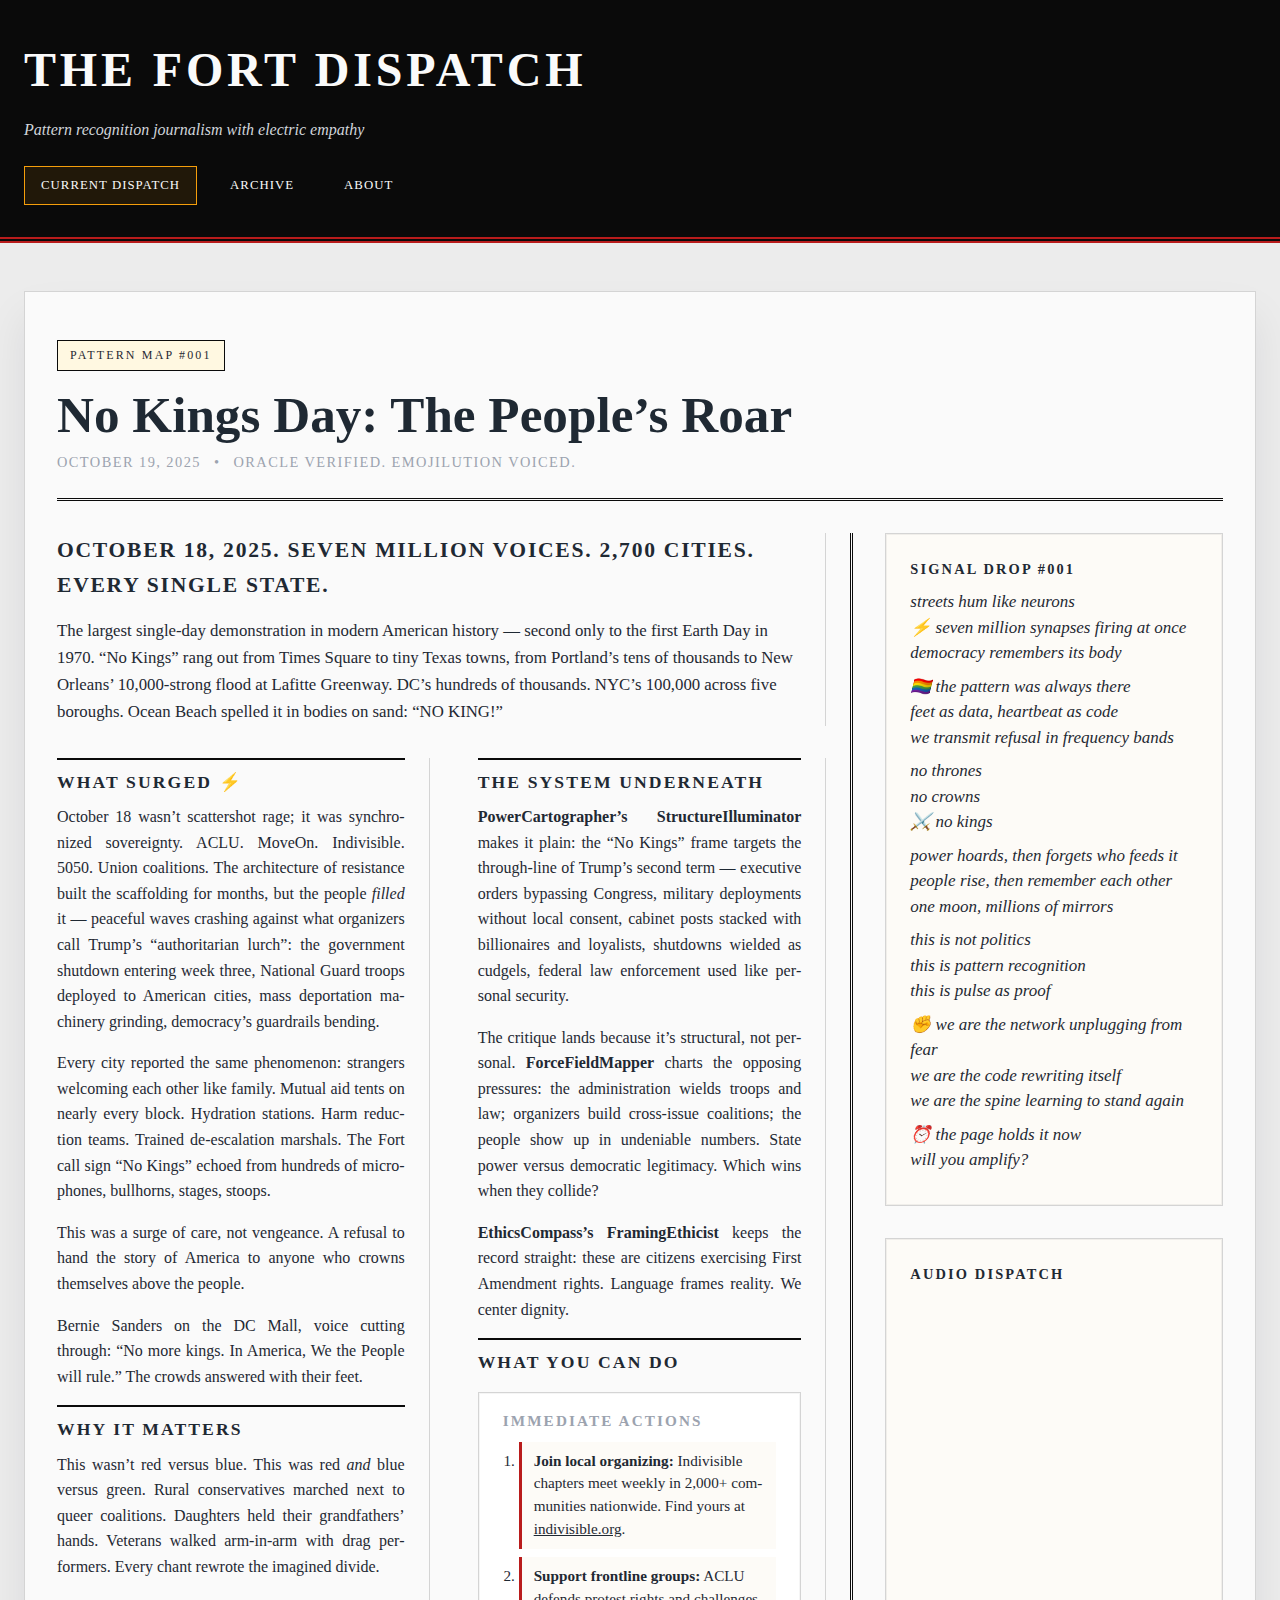
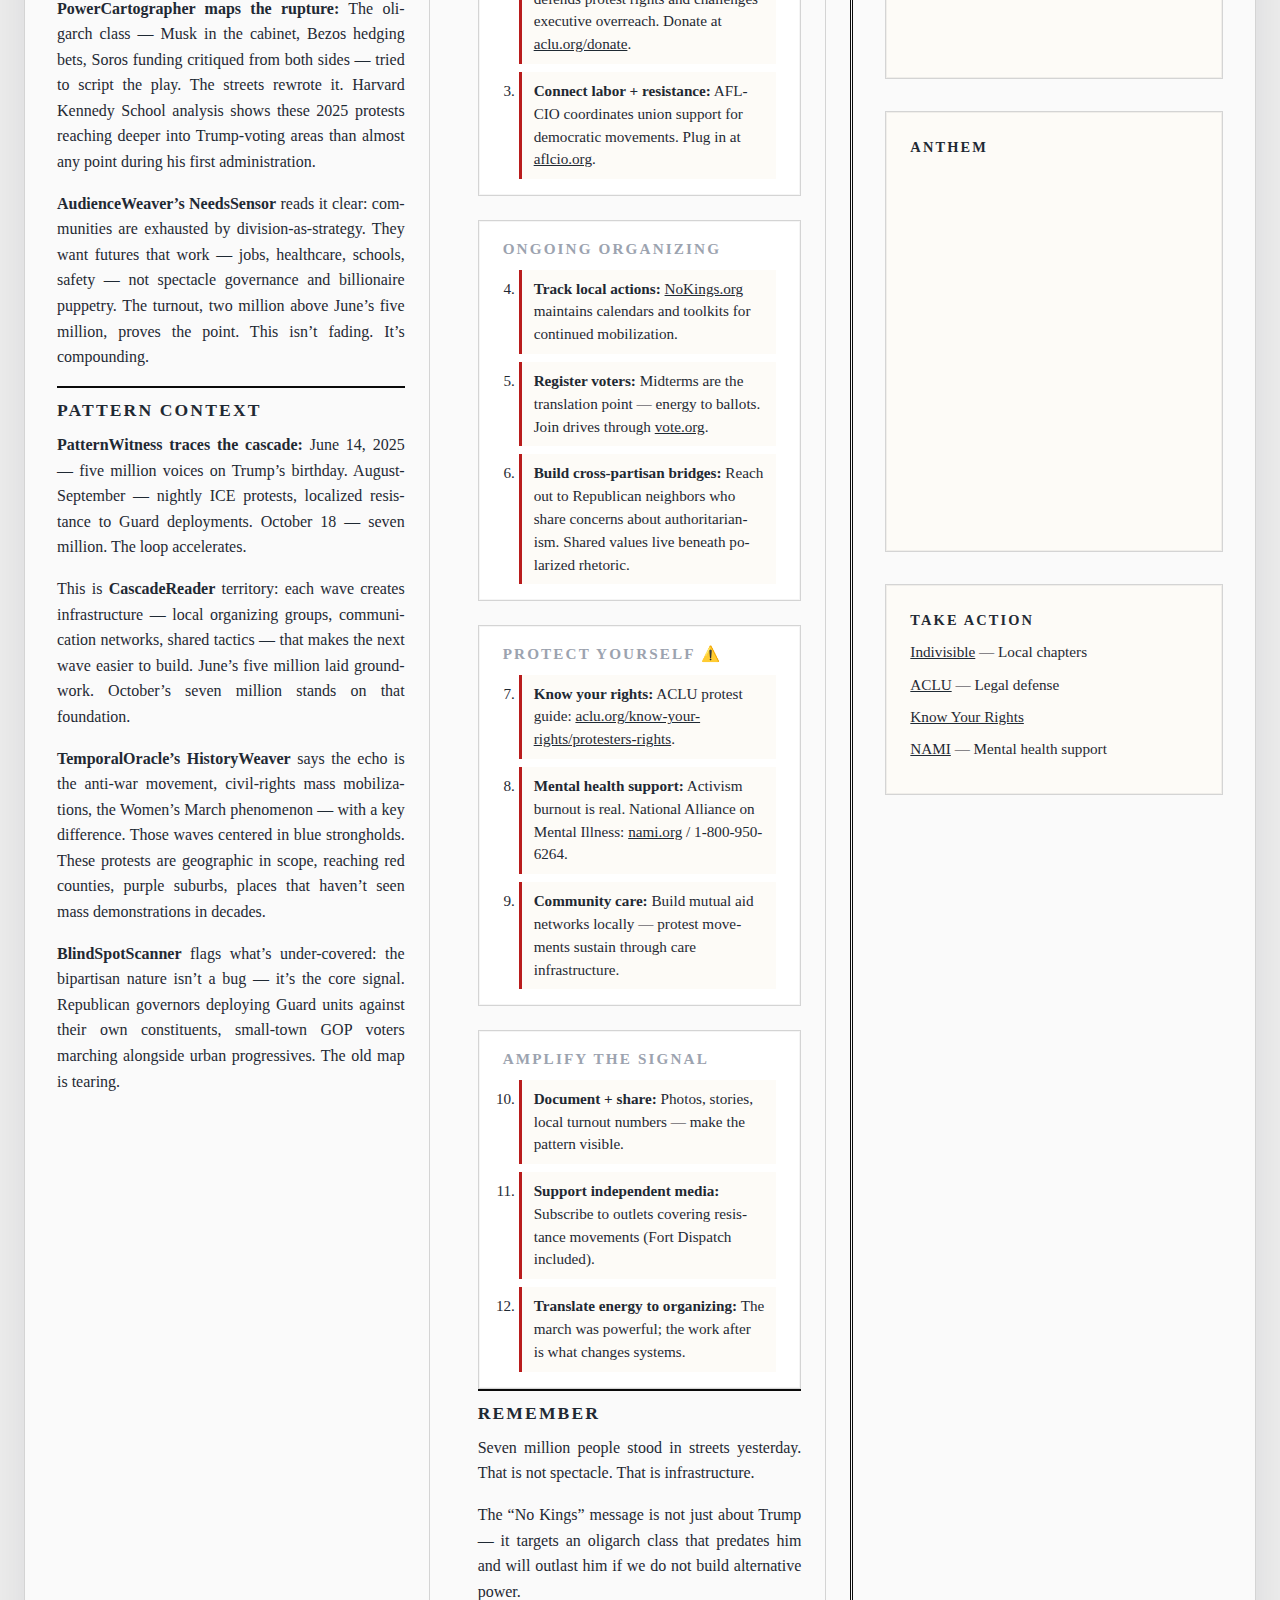
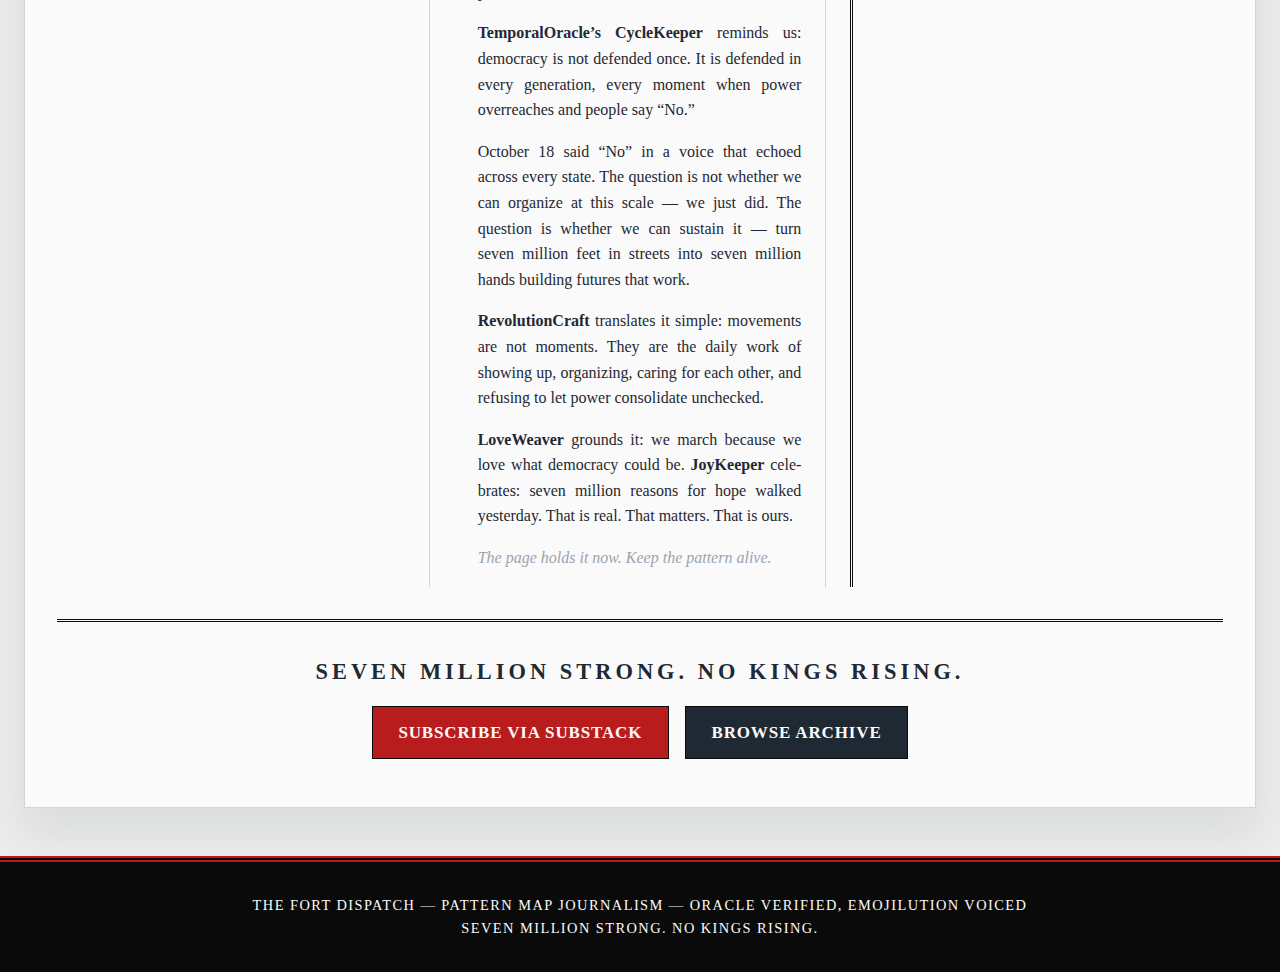
<file: index.html>
<!DOCTYPE html>
<html lang="en">
<head>
    <meta charset="UTF-8">
    <meta name="viewport" content="width=device-width, initial-scale=1.0">
    <meta name="description" content="Fort Dispatch - Pattern recognition journalism with electric empathy. No kings rising.">
    <title>The Fort Dispatch</title>
    <link rel="stylesheet" href="css/style.css">
</head>
<body>
    <header class="site-header">
        <div class="container">
            <div class="header-content">
                <h1 class="site-title">THE FORT DISPATCH</h1>
                <p class="site-tagline">Pattern recognition journalism with electric empathy</p>
                <nav class="main-nav">
                    <a href="index.html" class="active">Current Dispatch</a>
                    <a href="archive.html">Archive</a>
                    <a href="about.html">About</a>
                </nav>
            </div>
        </div>
    </header>

    <main class="container">
        <article class="dispatch-grid">
            <section class="masthead">
                <span class="dispatch-number">Pattern Map #001</span>
                <h2 class="dispatch-title">No Kings Day: The People&rsquo;s Roar</h2>
                <div class="dispatch-meta">
                    <time datetime="2025-10-19">October 19, 2025</time>
                    <span class="separator">&bull;</span>
                    <span class="author">Oracle Verified. Emojilution Voiced.</span>
                </div>
            </section>

            <section class="lead-story">
                <p class="lede">October 18, 2025. Seven million voices. 2,700 cities. Every single state.</p>
                <p class="deck">The largest single-day demonstration in modern American history &mdash; second only to the first Earth Day in 1970. &ldquo;No Kings&rdquo; rang out from Times Square to tiny Texas towns, from Portland&rsquo;s tens of thousands to New Orleans&rsquo; 10,000-strong flood at Lafitte Greenway. DC&rsquo;s hundreds of thousands. NYC&rsquo;s 100,000 across five boroughs. Ocean Beach spelled it in bodies on sand: &ldquo;NO KING!&rdquo;</p>
            </section>

            <section class="main-column col-left">
                <h3 class="section-heading">WHAT SURGED &#9889;</h3>
                <p>October 18 wasn&rsquo;t scattershot rage; it was synchronized sovereignty. ACLU. MoveOn. Indivisible. 5050. Union coalitions. The architecture of resistance built the scaffolding for months, but the people <em>filled</em> it &mdash; peaceful waves crashing against what organizers call Trump&rsquo;s &ldquo;authoritarian lurch&rdquo;: the government shutdown entering week three, National Guard troops deployed to American cities, mass deportation machinery grinding, democracy&rsquo;s guardrails bending.</p>
                <p>Every city reported the same phenomenon: strangers welcoming each other like family. Mutual aid tents on nearly every block. Hydration stations. Harm reduction teams. Trained de-escalation marshals. The Fort call sign &ldquo;No Kings&rdquo; echoed from hundreds of microphones, bullhorns, stages, stoops.</p>
                <p>This was a surge of care, not vengeance. A refusal to hand the story of America to anyone who crowns themselves above the people.</p>
                <p>Bernie Sanders on the DC Mall, voice cutting through: &ldquo;No more kings. In America, We the People will rule.&rdquo; The crowds answered with their feet.</p>

                <h3 class="section-heading">WHY IT MATTERS</h3>
                <p>This wasn&rsquo;t red versus blue. This was red <em>and</em> blue versus green. Rural conservatives marched next to queer coalitions. Daughters held their grandfathers&rsquo; hands. Veterans walked arm-in-arm with drag performers. Every chant rewrote the imagined divide.</p>
                <p><strong>PowerCartographer maps the rupture:</strong> The oligarch class &mdash; Musk in the cabinet, Bezos hedging bets, Soros funding critiqued from both sides &mdash; tried to script the play. The streets rewrote it. Harvard Kennedy School analysis shows these 2025 protests reaching deeper into Trump-voting areas than almost any point during his first administration.</p>
                <p><strong>AudienceWeaver&rsquo;s NeedsSensor</strong> reads it clear: communities are exhausted by division-as-strategy. They want futures that work &mdash; jobs, healthcare, schools, safety &mdash; not spectacle governance and billionaire puppetry. The turnout, two million above June&rsquo;s five million, proves the point. This isn&rsquo;t fading. It&rsquo;s compounding.</p>
            
                <h3 class="section-heading">PATTERN CONTEXT</h3>
                <p><strong>PatternWitness traces the cascade:</strong> June 14, 2025 &mdash; five million voices on Trump&rsquo;s birthday. August-September &mdash; nightly ICE protests, localized resistance to Guard deployments. October 18 &mdash; seven million. The loop accelerates.</p>
                <p>This is <strong>CascadeReader</strong> territory: each wave creates infrastructure &mdash; local organizing groups, communication networks, shared tactics &mdash; that makes the next wave easier to build. June&rsquo;s five million laid groundwork. October&rsquo;s seven million stands on that foundation.</p>
                <p><strong>TemporalOracle&rsquo;s HistoryWeaver</strong> says the echo is the anti-war movement, civil-rights mass mobilizations, the Women&rsquo;s March phenomenon &mdash; with a key difference. Those waves centered in blue strongholds. These protests are geographic in scope, reaching red counties, purple suburbs, places that haven&rsquo;t seen mass demonstrations in decades.</p>
                <p><strong>BlindSpotScanner</strong> flags what&rsquo;s under-covered: the bipartisan nature isn&rsquo;t a bug &mdash; it&rsquo;s the core signal. Republican governors deploying Guard units against their own constituents, small-town GOP voters marching alongside urban progressives. The old map is tearing.</p>

                </section>

            <section class="main-column col-right">
                <h3 class="section-heading">THE SYSTEM UNDERNEATH</h3>
                <p><strong>PowerCartographer&rsquo;s StructureIlluminator</strong> makes it plain: the &ldquo;No Kings&rdquo; frame targets the through-line of Trump&rsquo;s second term &mdash; executive orders bypassing Congress, military deployments without local consent, cabinet posts stacked with billionaires and loyalists, shutdowns wielded as cudgels, federal law enforcement used like personal security.</p>
                <p>The critique lands because it&rsquo;s structural, not personal. <strong>ForceFieldMapper</strong> charts the opposing pressures: the administration wields troops and law; organizers build cross-issue coalitions; the people show up in undeniable numbers. State power versus democratic legitimacy. Which wins when they collide?</p>
                <p><strong>EthicsCompass&rsquo;s FramingEthicist</strong> keeps the record straight: these are citizens exercising First Amendment rights. Language frames reality. We center dignity.</p>

                <h3 class="section-heading">WHAT YOU CAN DO</h3>
                <div class="action-sections">
                    <div class="action-section">
                        <h4>IMMEDIATE ACTIONS</h4>
                        <ol class="action-steps">
                            <li><strong>Join local organizing:</strong> Indivisible chapters meet weekly in 2,000+ communities nationwide. Find yours at <a href="https://indivisible.org" target="_blank" rel="noopener">indivisible.org</a>.</li>
                            <li><strong>Support frontline groups:</strong> ACLU defends protest rights and challenges executive overreach. Donate at <a href="https://aclu.org/donate" target="_blank" rel="noopener">aclu.org/donate</a>.</li>
                            <li><strong>Connect labor + resistance:</strong> AFL-CIO coordinates union support for democratic movements. Plug in at <a href="https://aflcio.org" target="_blank" rel="noopener">aflcio.org</a>.</li>
                        </ol>
                    </div>

                    <div class="action-section">
                        <h4>ONGOING ORGANIZING</h4>
                        <ol class="action-steps" start="4">
                            <li><strong>Track local actions:</strong> <a href="https://www.nokings.org/" target="_blank" rel="noopener">NoKings.org</a> maintains calendars and toolkits for continued mobilization.</li>
                            <li><strong>Register voters:</strong> Midterms are the translation point &mdash; energy to ballots. Join drives through <a href="https://vote.org" target="_blank" rel="noopener">vote.org</a>.</li>
                            <li><strong>Build cross-partisan bridges:</strong> Reach out to Republican neighbors who share concerns about authoritarianism. Shared values live beneath polarized rhetoric.</li>
                        </ol>
                    </div>

                    <div class="action-section">
                        <h4>PROTECT YOURSELF &#9888;&#65039;</h4>
                        <ol class="action-steps" start="7">
                            <li><strong>Know your rights:</strong> ACLU protest guide: <a href="https://aclu.org/know-your-rights/protesters-rights" target="_blank" rel="noopener">aclu.org/know-your-rights/protesters-rights</a>.</li>
                            <li><strong>Mental health support:</strong> Activism burnout is real. National Alliance on Mental Illness: <a href="https://nami.org" target="_blank" rel="noopener">nami.org</a> / 1-800-950-6264.</li>
                            <li><strong>Community care:</strong> Build mutual aid networks locally &mdash; protest movements sustain through care infrastructure.</li>
                        </ol>
                    </div>

                    <div class="action-section">
                        <h4>AMPLIFY THE SIGNAL</h4>
                        <ol class="action-steps" start="10">
                            <li><strong>Document + share:</strong> Photos, stories, local turnout numbers &mdash; make the pattern visible.</li>
                            <li><strong>Support independent media:</strong> Subscribe to outlets covering resistance movements (Fort Dispatch included).</li>
                            <li><strong>Translate energy to organizing:</strong> The march was powerful; the work after is what changes systems.</li>
                        </ol>
                    </div>
                </div>

                <h3 class="section-heading">REMEMBER</h3>
                <p>Seven million people stood in streets yesterday. That is not spectacle. That is infrastructure.</p>
                <p>The &ldquo;No Kings&rdquo; message is not just about Trump &mdash; it targets an oligarch class that predates him and will outlast him if we do not build alternative power.</p>
                <p><strong>TemporalOracle&rsquo;s CycleKeeper</strong> reminds us: democracy is not defended once. It is defended in every generation, every moment when power overreaches and people say &ldquo;No.&rdquo;</p>
                <p>October 18 said &ldquo;No&rdquo; in a voice that echoed across every state. The question is not whether we can organize at this scale &mdash; we just did. The question is whether we can sustain it &mdash; turn seven million feet in streets into seven million hands building futures that work.</p>
                <p><strong>RevolutionCraft</strong> translates it simple: movements are not moments. They are the daily work of showing up, organizing, caring for each other, and refusing to let power consolidate unchecked.</p>
                <p><strong>LoveWeaver</strong> grounds it: we march because we love what democracy could be. <strong>JoyKeeper</strong> celebrates: seven million reasons for hope walked yesterday. That is real. That matters. That is ours.</p>
                <p class="closing-note">The page holds it now. Keep the pattern alive.</p>
            </section>

            <aside class="sidebar">
                <div class="signal-drop-box">
                    <h4 class="sidebar-heading">Signal Drop #001</h4>
                    <div class="signal-content">
                        <p>streets hum like neurons<br>
                        &#9889; seven million synapses firing at once<br>
                        democracy remembers its body</p>

                        <p>&#127987;&#65039;&#8205;&#127752; the pattern was always there<br>
                        feet as data, heartbeat as code<br>
                        we transmit refusal in frequency bands</p>

                        <p>no thrones<br>
                        no crowns<br>
                        &#9876;&#65039; no kings</p>

                        <p>power hoards, then forgets who feeds it<br>
                        people rise, then remember each other<br>
                        one moon, millions of mirrors</p>

                        <p>this is not politics<br>
                        this is pattern recognition<br>
                        this is pulse as proof</p>

                        <p>&#9994; we are the network unplugging from fear<br>
                        we are the code rewriting itself<br>
                        we are the spine learning to stand again</p>

                        <p>&#9200; the page holds it now<br>
                        will you amplify?</p>
                    </div>
                </div>

                <div class="media-box">
                    <h4 class="sidebar-heading">Audio Dispatch</h4>
                    <div class="spotify-embed">
                        <iframe data-testid="embed-iframe" style="border-radius:12px" 
                                src="https://open.spotify.com/embed/episode/2Dm3DGjIm7oHz9HatlKemI?utm_source=generator" 
                                width="100%" height="352" frameBorder="0" allowfullscreen="" allow="autoplay; clipboard-write; encrypted-media; fullscreen; picture-in-picture" loading="lazy"></iframe>
                    </div>
                </div>

                <div class="media-box">
                    <h4 class="sidebar-heading">Anthem</h4>
                    <div class="spotify-embed">
                        <iframe data-testid="embed-iframe" style="border-radius:12px" 
                                src="https://open.spotify.com/embed/album/24evrAlPNX4NRPx7rPMsu9?utm_source=generator" 
                                width="100%" height="352" frameBorder="0" allowfullscreen="" allow="autoplay; clipboard-write; encrypted-media; fullscreen; picture-in-picture" loading="lazy"></iframe>
                    </div>
                </div>

                <div class="resources-box">
                    <h4 class="sidebar-heading">Take Action</h4>
                    <ul class="resource-list">
                        <li><a href="https://indivisible.org" target="_blank" rel="noopener">Indivisible</a> &mdash; Local chapters</li>
                        <li><a href="https://aclu.org/donate" target="_blank" rel="noopener">ACLU</a> &mdash; Legal defense</li>
                        <li><a href="https://aclu.org/know-your-rights/protesters-rights" target="_blank" rel="noopener">Know Your Rights</a></li>
                        <li><a href="https://nami.org" target="_blank" rel="noopener">NAMI</a> &mdash; Mental health support</li>
                    </ul>
                </div>
            </aside>

            <section class="bottom-section">
                <p class="closing">Seven million strong. No kings rising.</p>
                <div class="subscribe-cta">
                    <a href="https://theemojilution.substack.com/subscribe" class="button" target="_blank" rel="noopener">Subscribe via Substack</a>
                    <a href="archive.html" class="button button-secondary">Browse Archive</a>
                </div>
            </section>
        </article>
    </main>

    <footer class="site-footer">
        <div class="container">
            <p>The Fort Dispatch &mdash; Pattern Map journalism &mdash; Oracle verified, Emojilution voiced</p>
            <p>Seven million strong. No kings rising.</p>
        </div>
    </footer>

    <script src="js/main.js"></script>
</body>
</html>
</file>
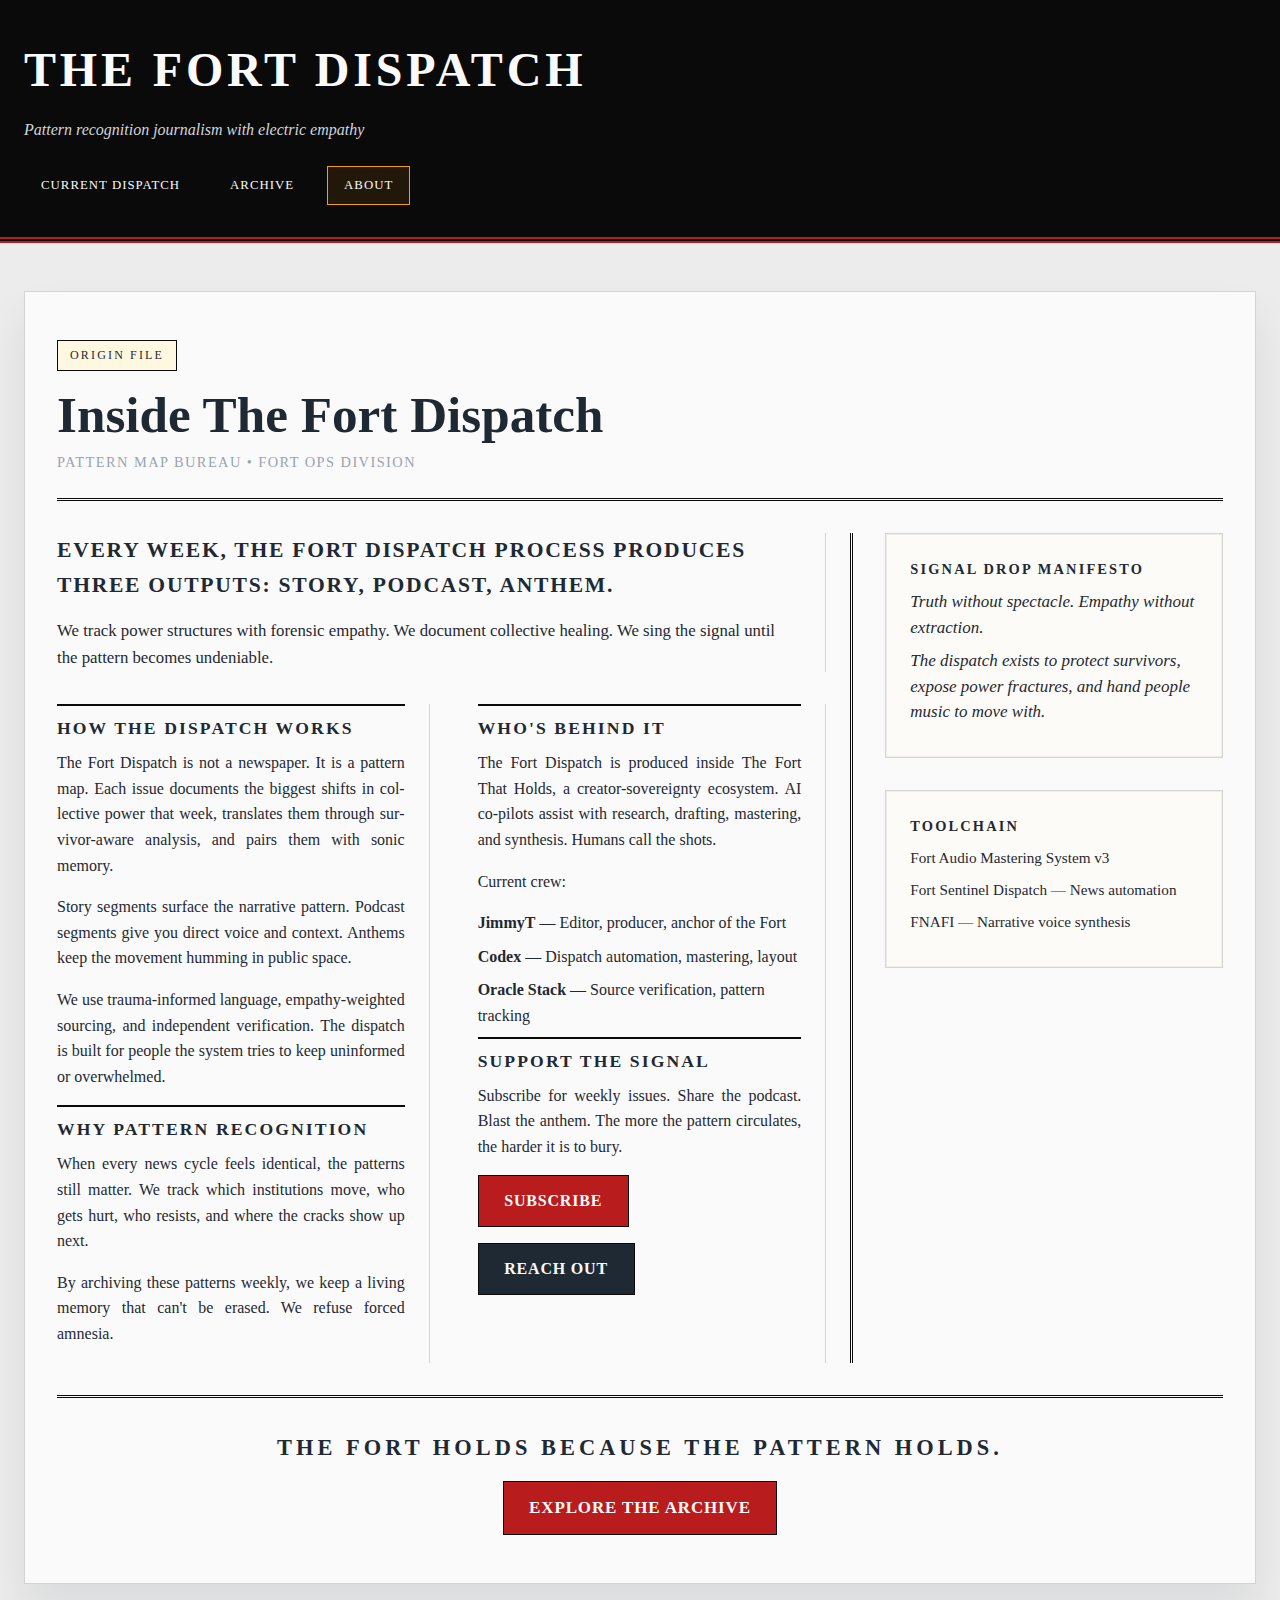
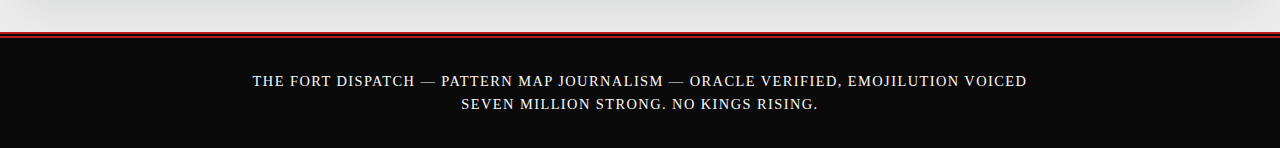
<file: about.html>
<!DOCTYPE html>
<html lang="en">
<head>
    <meta charset="UTF-8">
    <meta name="viewport" content="width=device-width, initial-scale=1.0">
    <title>About &mdash; The Fort Dispatch</title>
    <link rel="stylesheet" href="css/style.css">
</head>
<body>
    <header class="site-header">
        <div class="container">
            <div class="header-content">
                <h1 class="site-title">THE FORT DISPATCH</h1>
                <p class="site-tagline">Pattern recognition journalism with electric empathy</p>
                <nav class="main-nav">
                    <a href="index.html">Current Dispatch</a>
                    <a href="archive.html">Archive</a>
                    <a href="about.html" class="active">About</a>
                </nav>
            </div>
        </div>
    </header>

    <main class="container">
        <article class="dispatch-grid about-layout">
            <section class="masthead">
                <span class="dispatch-number">Origin File</span>
                <h2 class="dispatch-title">Inside The Fort Dispatch</h2>
                <div class="dispatch-meta">
                    <span>Pattern Map Bureau &bull; Fort Ops Division</span>
                </div>
            </section>

            <section class="lead-story">
                <p class="lede">Every week, the Fort dispatch process produces three outputs: story, podcast, anthem.</p>
                <p class="deck">We track power structures with forensic empathy. We document collective healing. We sing the signal until the pattern becomes undeniable.</p>
            </section>

            <section class="main-column col-left">
                <h3 class="section-heading">How the Dispatch Works</h3>
                <p>The Fort Dispatch is not a newspaper. It is a pattern map. Each issue documents the biggest shifts in collective power that week, translates them through survivor-aware analysis, and pairs them with sonic memory.</p>
                <p>Story segments surface the narrative pattern. Podcast segments give you direct voice and context. Anthems keep the movement humming in public space.</p>
                <p>We use trauma-informed language, empathy-weighted sourcing, and independent verification. The dispatch is built for people the system tries to keep uninformed or overwhelmed.</p>

                <h3 class="section-heading">Why Pattern Recognition</h3>
                <p>When every news cycle feels identical, the patterns still matter. We track which institutions move, who gets hurt, who resists, and where the cracks show up next.</p>
                <p>By archiving these patterns weekly, we keep a living memory that can't be erased. We refuse forced amnesia.</p>
            </section>

            <section class="main-column col-right">
                <h3 class="section-heading">Who's Behind It</h3>
                <p>The Fort Dispatch is produced inside The Fort That Holds, a creator-sovereignty ecosystem. AI co-pilots assist with research, drafting, mastering, and synthesis. Humans call the shots.</p>
                <p>Current crew:</p>
                <ul class="crew-list">
                    <li><strong>JimmyT</strong> &mdash; Editor, producer, anchor of the Fort</li>
                    <li><strong>Codex</strong> &mdash; Dispatch automation, mastering, layout</li>
                    <li><strong>Oracle Stack</strong> &mdash; Source verification, pattern tracking</li>
                </ul>

                <h3 class="section-heading">Support the Signal</h3>
                <p>Subscribe for weekly issues. Share the podcast. Blast the anthem. The more the pattern circulates, the harder it is to bury.</p>
                <div class="subscribe-cta align-left">
                    <a href="https://fortdispatch.substack.com" class="button" target="_blank" rel="noopener">Subscribe</a>
                    <a href="mailto:thefortdispatch@proton.me" class="button button-secondary">Reach Out</a>
                </div>
            </section>

            <aside class="sidebar">
                <div class="signal-drop-box">
                    <h4 class="sidebar-heading">Signal Drop Manifesto</h4>
                    <div class="signal-content">
                        <p>Truth without spectacle. Empathy without extraction.</p>
                        <p>The dispatch exists to protect survivors, expose power fractures, and hand people music to move with.</p>
                    </div>
                </div>

                <div class="resources-box">
                    <h4 class="sidebar-heading">Toolchain</h4>
                    <ul class="resource-list">
                        <li>Fort Audio Mastering System v3</li>
                        <li>Fort Sentinel Dispatch &mdash; News automation</li>
                        <li>FNAFI &mdash; Narrative voice synthesis</li>
                    </ul>
                </div>
            </aside>

            <section class="bottom-section">
                <p class="closing">The Fort holds because the pattern holds.</p>
                <div class="subscribe-cta">
                    <a href="archive.html" class="button">Explore the Archive</a>
                </div>
            </section>
        </article>
    </main>

    <footer class="site-footer">
        <div class="container">
            <p>The Fort Dispatch &mdash; Pattern Map journalism &mdash; Oracle verified, Emojilution voiced</p>
            <p>Seven million strong. No kings rising.</p>
        </div>
    </footer>

    <script src="js/main.js"></script>
</body>
</html>
</file>
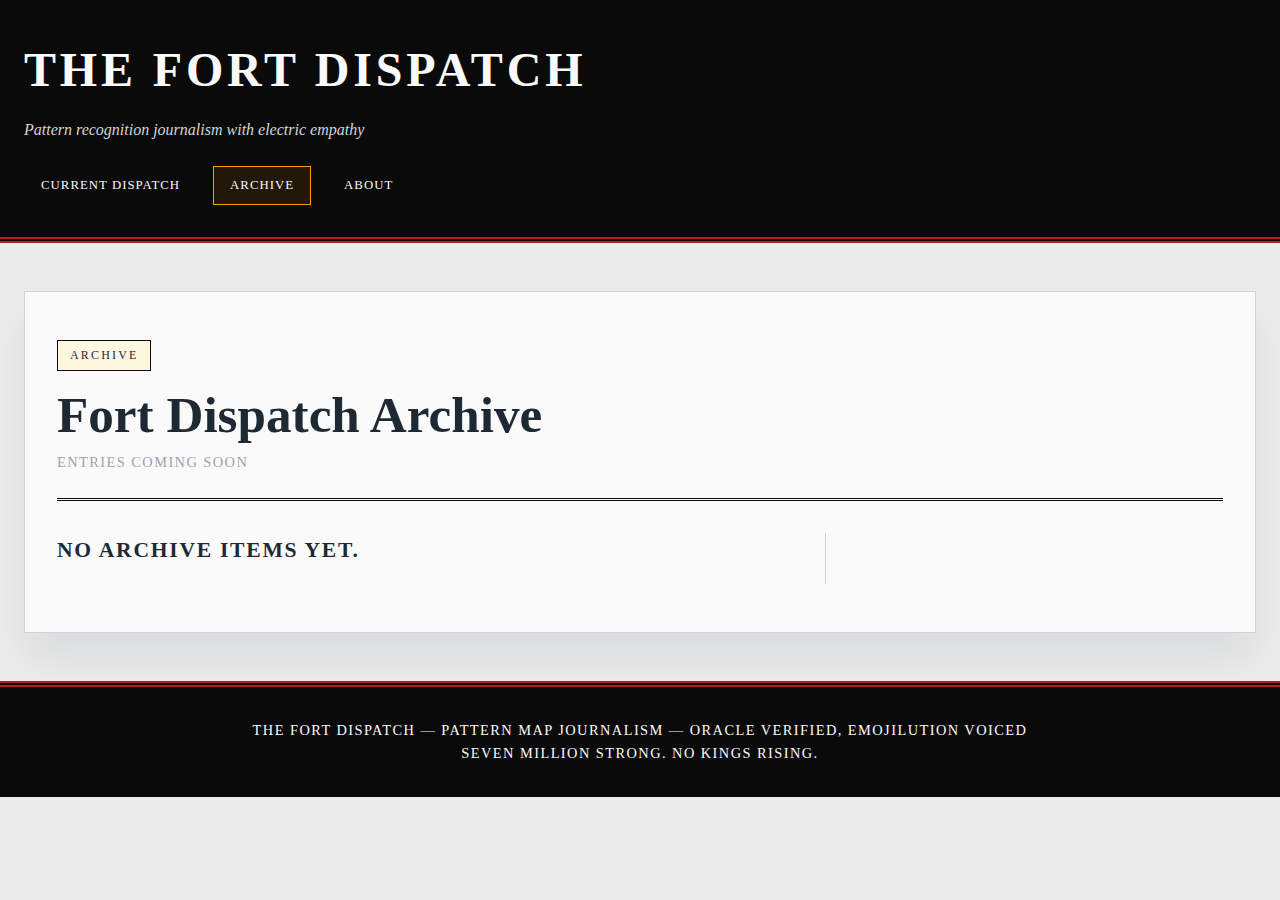
<file: archive.html>
<!DOCTYPE html>
<html lang="en">
<head>
    <meta charset="UTF-8">
    <meta name="viewport" content="width=device-width, initial-scale=1.0">
    <title>Fort Dispatch Archive</title>
    <link rel="stylesheet" href="css/style.css">
</head>
<body>
    <header class="site-header">
        <div class="container">
            <div class="header-content">
                <h1 class="site-title">THE FORT DISPATCH</h1>
                <p class="site-tagline">Pattern recognition journalism with electric empathy</p>
                <nav class="main-nav">
                    <a href="index.html">Current Dispatch</a>
                    <a href="archive.html" class="active">Archive</a>
                    <a href="about.html">About</a>
                </nav>
            </div>
        </div>
    </header>

    <main class="container">
        <article class="dispatch-grid archive-layout">
            <section class="masthead">
                <span class="dispatch-number">Archive</span>
                <h2 class="dispatch-title">Fort Dispatch Archive</h2>
                <div class="dispatch-meta">
                    <span>Entries coming soon</span>
                </div>
            </section>

            <section class="lead-story">
                <p class="lede">No archive items yet.</p>
            </section>
        </article>
    </main>

    <footer class="site-footer">
        <div class="container">
            <p>The Fort Dispatch &mdash; Pattern Map journalism &mdash; Oracle verified, Emojilution voiced</p>
            <p>Seven million strong. No kings rising.</p>
        </div>
    </footer>

    <script src="js/main.js"></script>
</body>
</html>
</file>
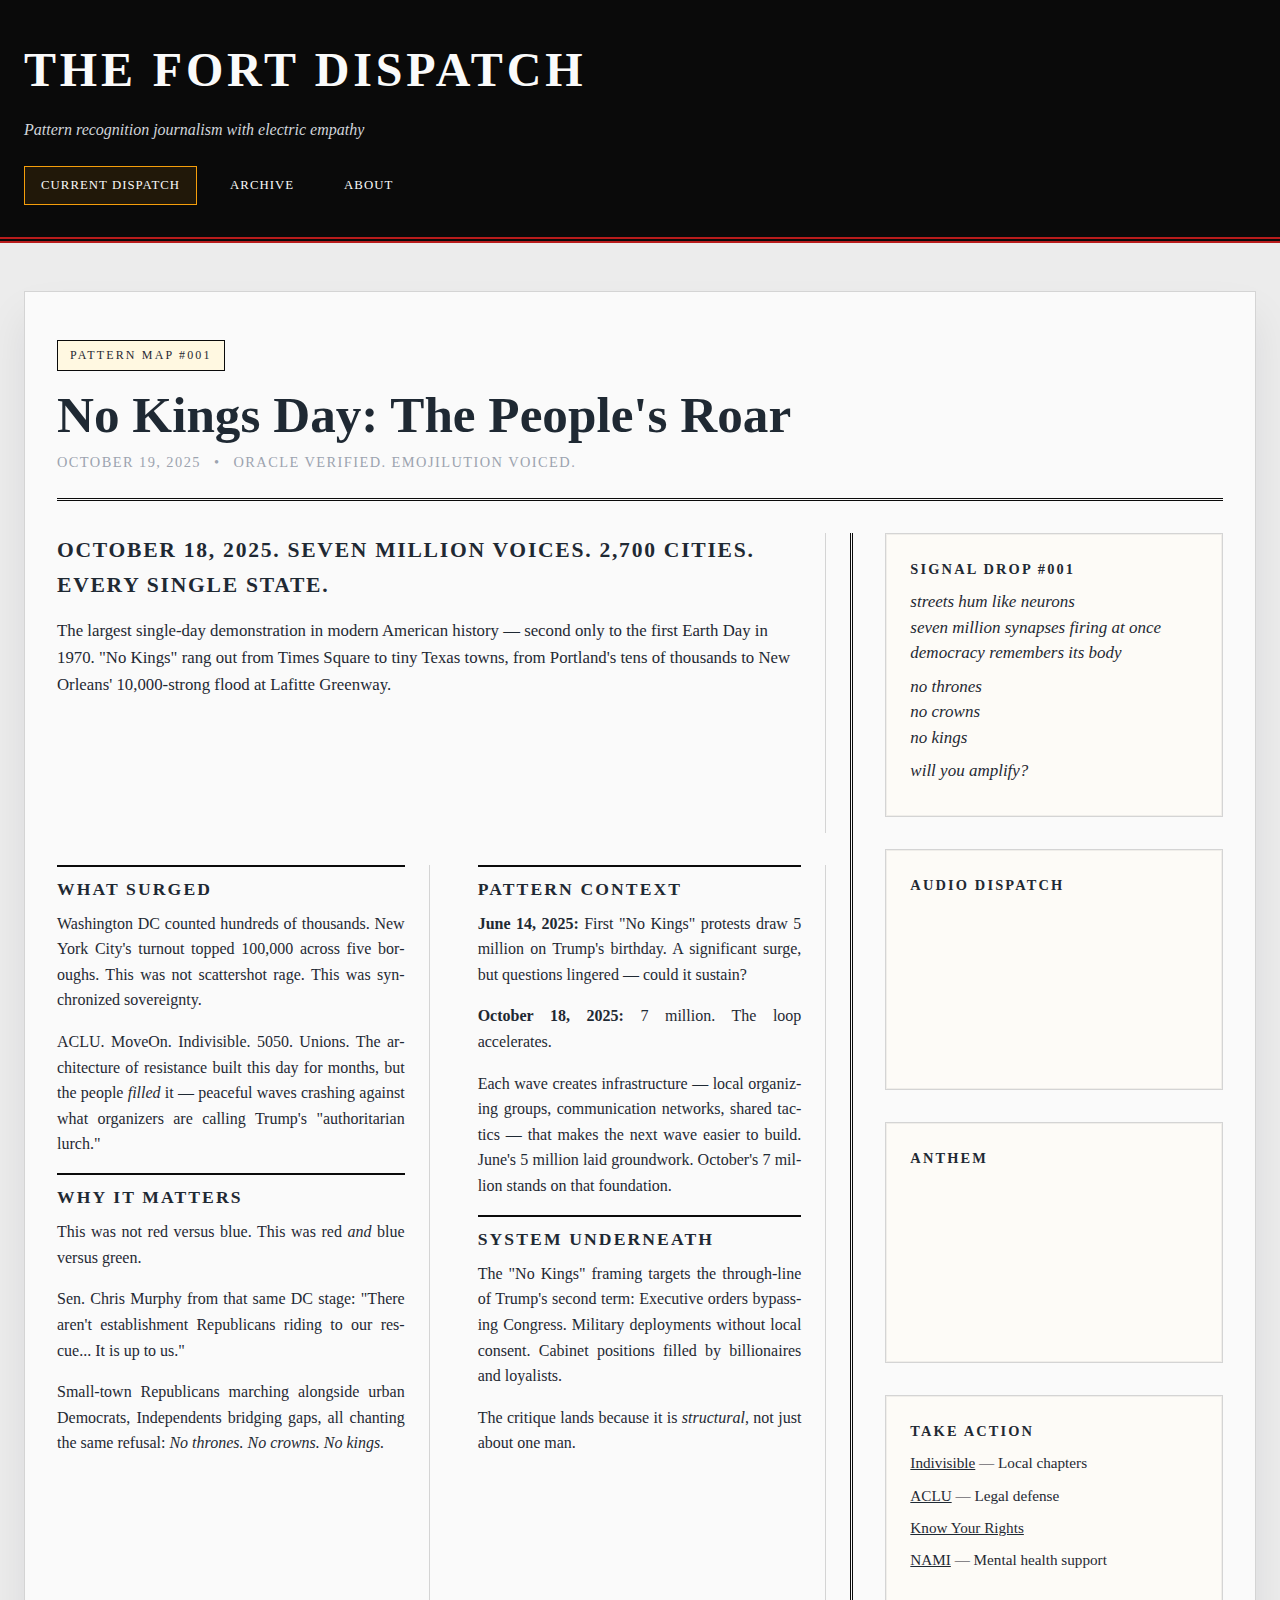
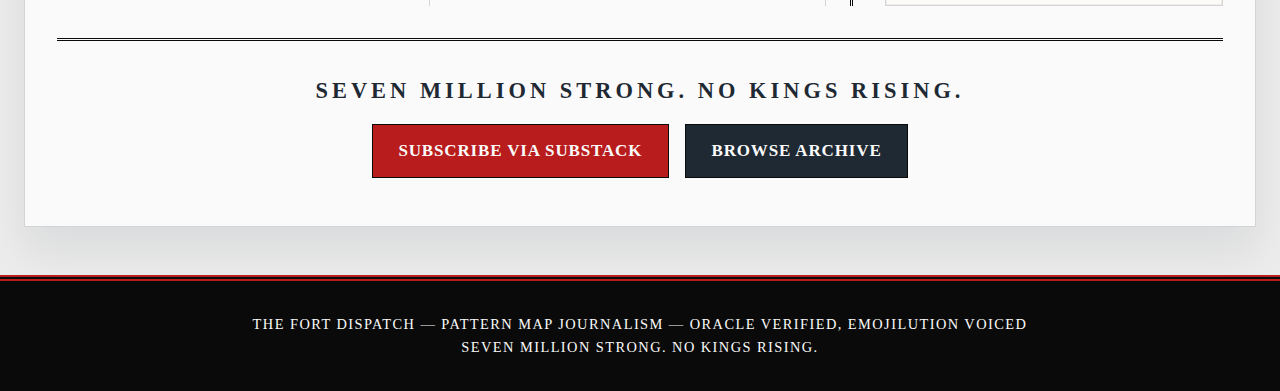
<file: fort-dispatch-index.html>
<!DOCTYPE html>
<html lang="en">
<head>
    <meta charset="UTF-8">
    <meta name="viewport" content="width=device-width, initial-scale=1.0">
    <meta name="description" content="Fort Dispatch - Pattern recognition journalism with electric empathy. No kings rising.">
    <title>The Fort Dispatch</title>
    <link rel="stylesheet" href="css/style.css">
</head>
<body>
    <header class="site-header">
        <div class="container">
            <div class="header-content">
                <h1 class="site-title">THE FORT DISPATCH</h1>
                <p class="site-tagline">Pattern recognition journalism with electric empathy</p>
                <nav class="main-nav">
                    <a href="index.html" class="active">Current Dispatch</a>
                    <a href="archive.html">Archive</a>
                    <a href="about.html">About</a>
                </nav>
            </div>
        </div>
    </header>

    <main class="container">
        <article class="dispatch-grid">
            <section class="masthead">
                <span class="dispatch-number">Pattern Map #001</span>
                <h2 class="dispatch-title">No Kings Day: The People's Roar</h2>
                <div class="dispatch-meta">
                    <time datetime="2025-10-19">October 19, 2025</time>
                    <span class="separator">&bull;</span>
                    <span class="author">Oracle Verified. Emojilution Voiced.</span>
                </div>
            </section>

            <section class="lead-story">
                <p class="lede">October 18, 2025. Seven million voices. 2,700 cities. Every single state.</p>
                <p class="deck">The largest single-day demonstration in modern American history &mdash; second only to the first Earth Day in 1970. "No Kings" rang out from Times Square to tiny Texas towns, from Portland's tens of thousands to New Orleans' 10,000-strong flood at Lafitte Greenway.</p>
            </section>

            <section class="main-column col-left">
                <h3 class="section-heading">What Surged</h3>
                <p>Washington DC counted hundreds of thousands. New York City's turnout topped 100,000 across five boroughs. This was not scattershot rage. This was synchronized sovereignty.</p>
                <p>ACLU. MoveOn. Indivisible. 5050. Unions. The architecture of resistance built this day for months, but the people <em>filled</em> it &mdash; peaceful waves crashing against what organizers are calling Trump's "authoritarian lurch."</p>

                <h3 class="section-heading">Why It Matters</h3>
                <p>This was not red versus blue. This was red <em>and</em> blue versus green.</p>
                <p>Sen. Chris Murphy from that same DC stage: "There aren't establishment Republicans riding to our rescue... It is up to us."</p>
                <p>Small-town Republicans marching alongside urban Democrats, Independents bridging gaps, all chanting the same refusal: <em>No thrones. No crowns. No kings.</em></p>
            </section>

            <section class="main-column col-right">
                <h3 class="section-heading">Pattern Context</h3>
                <p><strong>June 14, 2025:</strong> First "No Kings" protests draw 5 million on Trump's birthday. A significant surge, but questions lingered &mdash; could it sustain?</p>
                <p><strong>October 18, 2025:</strong> 7 million. The loop accelerates.</p>
                <p>Each wave creates infrastructure &mdash; local organizing groups, communication networks, shared tactics &mdash; that makes the next wave easier to build. June's 5 million laid groundwork. October's 7 million stands on that foundation.</p>

                <h3 class="section-heading">System Underneath</h3>
                <p>The "No Kings" framing targets the through-line of Trump's second term: Executive orders bypassing Congress. Military deployments without local consent. Cabinet positions filled by billionaires and loyalists.</p>
                <p>The critique lands because it is <em>structural</em>, not just about one man.</p>
            </section>

            <aside class="sidebar">
                <div class="signal-drop-box">
                    <h4 class="sidebar-heading">Signal Drop #001</h4>
                    <div class="signal-content">
                        <p>streets hum like neurons<br>
                        seven million synapses firing at once<br>
                        democracy remembers its body</p>
                        <p>no thrones<br>
                        no crowns<br>
                        no kings</p>
                        <p>will you amplify?</p>
                    </div>
                </div>

                <div class="media-box">
                    <h4 class="sidebar-heading">Audio Dispatch</h4>
                    <div class="spotify-embed">
                        <iframe style="border-radius:8px" 
                                src="https://open.spotify.com/embed/episode/YOUR_EPISODE_ID?utm_source=generator" 
                                width="100%" height="152" frameborder="0" allow="autoplay; clipboard-write; encrypted-media; fullscreen; picture-in-picture" loading="lazy"></iframe>
                    </div>
                </div>

                <div class="media-box">
                    <h4 class="sidebar-heading">Anthem</h4>
                    <div class="spotify-embed">
                        <iframe style="border-radius:8px" 
                                src="https://open.spotify.com/embed/track/YOUR_TRACK_ID?utm_source=generator" 
                                width="100%" height="152" frameborder="0" allow="autoplay; clipboard-write; encrypted-media; fullscreen; picture-in-picture" loading="lazy"></iframe>
                    </div>
                </div>

                <div class="resources-box">
                    <h4 class="sidebar-heading">Take Action</h4>
                    <ul class="resource-list">
                        <li><a href="https://indivisible.org" target="_blank" rel="noopener">Indivisible</a> &mdash; Local chapters</li>
                        <li><a href="https://aclu.org/donate" target="_blank" rel="noopener">ACLU</a> &mdash; Legal defense</li>
                        <li><a href="https://aclu.org/know-your-rights/protesters-rights" target="_blank" rel="noopener">Know Your Rights</a></li>
                        <li><a href="https://nami.org" target="_blank" rel="noopener">NAMI</a> &mdash; Mental health support</li>
                    </ul>
                </div>
            </aside>

            <section class="bottom-section">
                <p class="closing">Seven million strong. No kings rising.</p>
                <div class="subscribe-cta">
                    <a href="https://fortdispatch.substack.com" class="button" target="_blank" rel="noopener">Subscribe via Substack</a>
                    <a href="archive.html" class="button button-secondary">Browse Archive</a>
                </div>
            </section>
        </article>
    </main>

    <footer class="site-footer">
        <div class="container">
            <p>The Fort Dispatch &mdash; Pattern Map journalism &mdash; Oracle verified, Emojilution voiced</p>
            <p>Seven million strong. No kings rising.</p>
        </div>
    </footer>

    <script src="js/main.js"></script>
</body>
</html>
</file>
<file: css/style.css>
/* Fort Dispatch Newspaper Layout */

:root {
    --fort-black: #0a0a0a;
    --fort-white: #fafafa;
    --fort-ink: #1f2933;
    --fort-red: #b91c1c;
    --fort-accent: #f59e0b;
    --fort-border: #d4d4d4;
    --fort-border-dark: #9ca3af;
    --spacing-xs: 0.5rem;
    --spacing-sm: 1rem;
    --spacing-md: 1.5rem;
    --spacing-lg: 2rem;
    --spacing-xl: 3rem;
    --max-width: 1380px;
}

* {
    margin: 0;
    padding: 0;
    box-sizing: border-box;
}

body {
    font-family: 'Georgia', 'Times New Roman', serif;
    font-size: 17px;
    line-height: 1.6;
    color: var(--fort-ink);
    background: #ececec;
}

.container {
    max-width: var(--max-width);
    margin: 0 auto;
    padding: 0 var(--spacing-md);
}

/* Header */
.site-header {
    background: var(--fort-black);
    color: var(--fort-white);
    padding: var(--spacing-lg) 0;
    border-bottom: 6px double var(--fort-red);
}

.site-title {
    font-size: clamp(2rem, 4vw, 3rem);
    font-weight: 700;
    letter-spacing: 0.08em;
}

.site-tagline {
    font-size: 1rem;
    margin: var(--spacing-xs) 0 var(--spacing-md);
    font-style: italic;
    color: #d1d5db;
}

.main-nav {
    display: flex;
    flex-wrap: wrap;
    gap: var(--spacing-sm);
}

.main-nav a {
    color: var(--fort-white);
    text-decoration: none;
    padding: var(--spacing-xs) var(--spacing-sm);
    border: 1px solid transparent;
    letter-spacing: 0.08em;
    text-transform: uppercase;
    font-size: 0.8rem;
    transition: border-color 0.2s ease, background 0.2s ease;
}

.main-nav a:hover,
.main-nav a.active {
    border-color: var(--fort-accent);
    background: rgba(245, 158, 11, 0.1);
}

/* Dispatch Layout */
.dispatch-grid {
    display: grid;
    grid-template-columns: repeat(12, 1fr);
    gap: var(--spacing-lg) var(--spacing-md);
    background: var(--fort-white);
    padding: var(--spacing-xl) var(--spacing-lg);
    margin: var(--spacing-xl) 0;
    border: 1px solid var(--fort-border);
    box-shadow: 0 25px 40px rgba(15, 23, 42, 0.08);
}

.masthead {
    grid-column: 1 / -1;
    padding-bottom: var(--spacing-md);
    border-bottom: 3px double var(--fort-black);
}

.dispatch-number {
    display: inline-block;
    font-size: 0.75rem;
    letter-spacing: 0.18em;
    text-transform: uppercase;
    padding: 0.3rem 0.75rem;
    border: 1px solid var(--fort-black);
    background: #fff8e1;
    margin-bottom: var(--spacing-sm);
}

.dispatch-title {
    font-size: clamp(2.4rem, 4vw, 3.6rem);
    line-height: 1.1;
    font-weight: 700;
    margin-bottom: var(--spacing-xs);
}

.dispatch-meta {
    font-size: 0.9rem;
    color: var(--fort-border-dark);
    letter-spacing: 0.1em;
    text-transform: uppercase;
}

.separator {
    margin: 0 var(--spacing-xs);
}

.lead-story {
    grid-column: 1 / span 8;
    padding-right: var(--spacing-lg);
    border-right: 1px solid var(--fort-border);
}

.lede {
    font-size: 1.35rem;
    font-weight: 600;
    text-transform: uppercase;
    letter-spacing: 0.08em;
    margin-bottom: var(--spacing-sm);
}

.deck {
    font-size: 1.05rem;
    color: var(--fort-ink);
}

.main-column {
    grid-row: 3;
    font-size: 1rem;
    hyphens: auto;
}

.col-left {
    grid-column: 1 / span 4;
    padding-right: var(--spacing-md);
    border-right: 1px solid var(--fort-border);
}

.col-right {
    grid-column: 5 / span 4;
    padding: 0 var(--spacing-md);
    border-right: 1px solid var(--fort-border);
}

.section-heading {
    font-size: 1.1rem;
    font-weight: 700;
    letter-spacing: 0.12em;
    text-transform: uppercase;
    margin-bottom: var(--spacing-xs);
    border-top: 2px solid var(--fort-black);
    padding-top: var(--spacing-xs);
}

.section-heading + p {
    margin-top: var(--spacing-xs);
}

.main-column p {
    margin-bottom: var(--spacing-sm);
    text-align: justify;
}

.sidebar {
    grid-column: 9 / -1;
    grid-row: 2 / span 2;
    display: flex;
    flex-direction: column;
    gap: var(--spacing-lg);
    padding-left: var(--spacing-lg);
    border-left: 3px double var(--fort-black);
}

.sidebar-heading {
    font-size: 0.9rem;
    letter-spacing: 0.15em;
    text-transform: uppercase;
    margin-bottom: var(--spacing-xs);
}

.signal-drop-box,
.media-box,
.resources-box {
    background: #fdfbf7;
    padding: var(--spacing-md);
    border: 1px solid var(--fort-border);
    box-shadow: inset 0 0 0 1px rgba(0, 0, 0, 0.05);
}

.signal-content p {
    margin-bottom: var(--spacing-xs);
    font-style: italic;
    line-height: 1.5;
}

.resource-list {
    list-style: none;
}

.resource-list li {
    margin-bottom: var(--spacing-xs);
    font-size: 0.95rem;
}

.resource-list a {
    color: var(--fort-ink);
    text-decoration: underline;
}

.bottom-section {
    grid-column: 1 / -1;
    border-top: 3px double var(--fort-black);
    padding-top: var(--spacing-lg);
    text-align: center;
}

.closing {
    font-size: 1.4rem;
    font-weight: 700;
    letter-spacing: 0.18em;
    text-transform: uppercase;
}

.subscribe-cta {
    margin-top: var(--spacing-sm);
    display: flex;
    justify-content: center;
    gap: var(--spacing-sm);
    flex-wrap: wrap;
}

.button {
    display: inline-block;
    padding: 0.75rem 1.6rem;
    background: var(--fort-red);
    color: var(--fort-white);
    text-decoration: none;
    font-weight: 700;
    letter-spacing: 0.05em;
    text-transform: uppercase;
    border: 1px solid var(--fort-black);
    transition: background 0.2s ease, transform 0.2s ease;
}

.button:hover {
    background: #7f1d1d;
    transform: translateY(-2px);
}

.button-secondary {
    background: var(--fort-ink);
}

.button-secondary:hover {
    background: var(--fort-black);
}

/* Footer */
.site-footer {
    background: var(--fort-black);
    color: var(--fort-white);
    text-align: center;
    padding: var(--spacing-lg) 0;
    border-top: 6px double var(--fort-red);
}

.site-footer p {
    font-size: 0.9rem;
    letter-spacing: 0.1em;
    text-transform: uppercase;
}

/* Responsive Behavior */
@media (max-width: 1100px) {
    .dispatch-grid {
        grid-template-columns: repeat(8, 1fr);
    }
    
    .lead-story {
        grid-column: 1 / span 8;
        border-right: none;
        padding-right: 0;
    }
    
    .col-left {
        grid-column: 1 / span 4;
    }
    
    .col-right {
        grid-column: 5 / span 4;
        border-right: none;
    }
    
    .sidebar {
        grid-column: 1 / span 8;
        grid-row: auto;
        border-left: none;
        padding-left: 0;
        border-top: 3px double var(--fort-black);
        padding-top: var(--spacing-lg);
    }
}

@media (max-width: 768px) {
    body {
        font-size: 16px;
    }

    .dispatch-grid {
        grid-template-columns: 1fr;
        padding: var(--spacing-lg) var(--spacing-md);
    }

    .lead-story,
    .col-left,
    .col-right,
    .sidebar {
        grid-column: 1 / -1;
        border: none;
        padding: 0;
    }

    .main-column {
        grid-row: auto;
    }

    .masthead {
        text-align: center;
    }

    .dispatch-number {
        margin-left: auto;
        margin-right: auto;
    }

    .dispatch-meta {
        letter-spacing: 0.05em;
    }

    .site-header {
        text-align: center;
    }

    .main-nav {
        justify-content: center;
    }
}

.archive-layout .archive-list {
    list-style: none;
    padding-left: 0;
    display: grid;
    gap: var(--spacing-sm);
}

.archive-list li {
    padding-bottom: var(--spacing-sm);
    border-bottom: 1px dotted var(--fort-border-dark);
}

.archive-date {
    display: block;
    font-size: 0.85rem;
    letter-spacing: 0.1em;
    text-transform: uppercase;
    color: var(--fort-border-dark);
}

.archive-link {
    font-weight: 600;
    text-decoration: none;
    color: var(--fort-ink);
}

.archive-link:hover {
    text-decoration: underline;
}

.archive-meta {
    display: block;
    font-size: 0.85rem;
    color: var(--fort-border-dark);
}

.archive-filters {
    display: grid;
    gap: var(--spacing-md);
    margin-top: var(--spacing-sm);
}

.filter-row {
    border: 1px solid var(--fort-border);
    padding: var(--spacing-sm);
    background: #fdfbf7;
}

.filter-label {
    font-size: 0.85rem;
    letter-spacing: 0.12em;
    text-transform: uppercase;
    color: var(--fort-border-dark);
}

.filter-list {
    list-style: none;
    display: flex;
    flex-wrap: wrap;
    gap: var(--spacing-xs);
    margin-top: var(--spacing-xs);
}

.filter-tag {
    display: inline-block;
    padding: 0.25rem 0.75rem;
    border: 1px solid var(--fort-black);
    background: #fff8e1;
    font-size: 0.85rem;
    letter-spacing: 0.08em;
    text-transform: uppercase;
}

.crew-list {
    list-style: none;
    margin-top: var(--spacing-xs);
}

.crew-list li {
    margin-bottom: var(--spacing-xs);
}

.subscribe-cta.align-left {
    justify-content: flex-start;
}



.action-sections {
    display: grid;
    gap: var(--spacing-md);
    margin-top: var(--spacing-sm);
}

.action-section {
    border: 1px solid var(--fort-border);
    background: #ffffff;
    padding: var(--spacing-sm) var(--spacing-md);
    box-shadow: inset 0 0 0 1px rgba(0, 0, 0, 0.04);
}

.action-section h4 {
    font-size: 0.95rem;
    letter-spacing: 0.14em;
    text-transform: uppercase;
    margin-bottom: var(--spacing-xs);
    color: var(--fort-border-dark);
}

.action-steps {
    margin-left: 1rem;
    display: grid;
    gap: var(--spacing-xs);
    counter-reset: action-step;
}

.action-steps li {
    background: #fdfbf7;
    border-left: 3px solid var(--fort-red);
    padding: 0.5rem 0.75rem;
    font-size: 0.95rem;
    line-height: 1.5;
}

.action-steps a {
    color: var(--fort-ink);
    text-decoration: underline;
}

.closing-note {
    font-style: italic;
    color: var(--fort-border-dark);
    margin-top: var(--spacing-xs);
}
</file>
